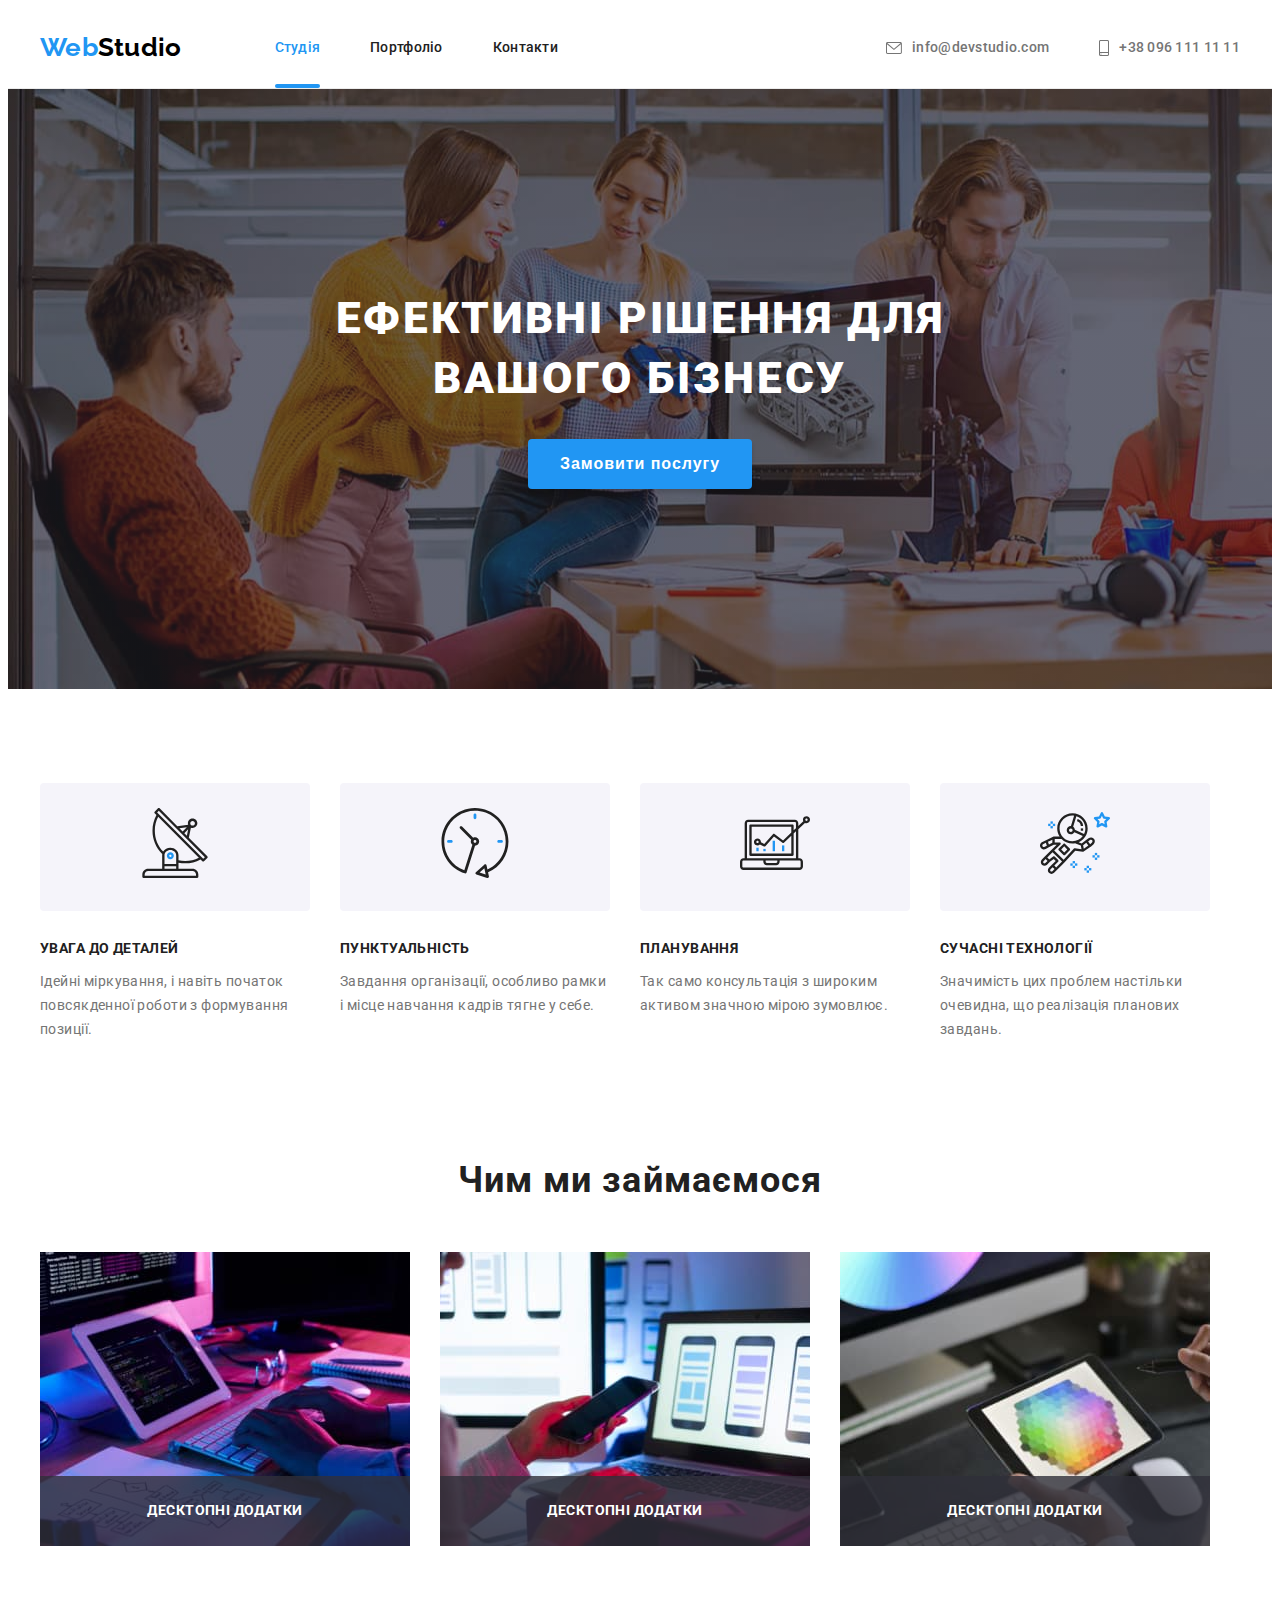
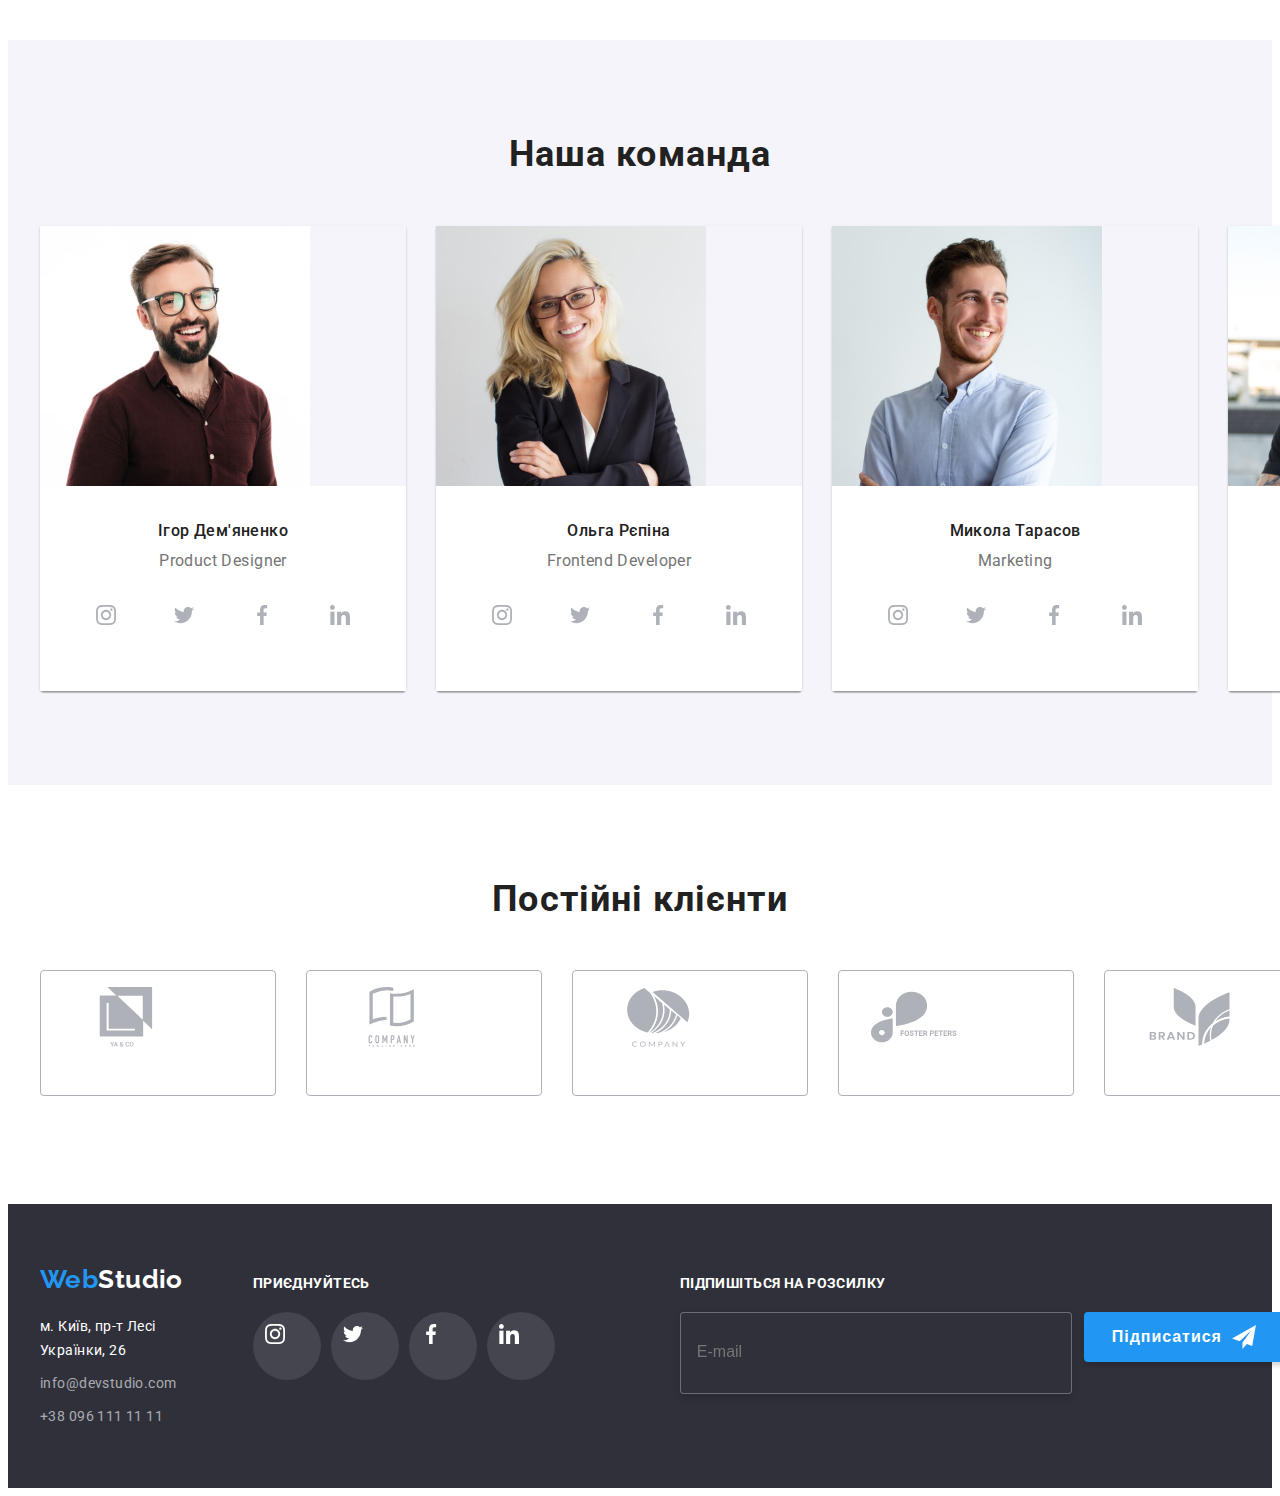
<file: index.html>
<!DOCTYPE html>
<html lang="uk">
  <head>
    <meta charset="UTF-8" />
    <meta http-equiv="X-UA-Compatible" content="IE=edge" />
    <meta name="viewport" content="width=device-width, initial-scale=1.0" />
    <title>Project</title>

    <!-- Шрифты -->
    <link rel="preconnect" href="https://fonts.googleapis.com" />
    <link rel="preconnect" href="https://fonts.gstatic.com" crossorigin />
    <link
      href="https://fonts.googleapis.com/css2?family=Raleway:wght@700&family=Roboto:wght@400;500;700;900&display=swap"
      rel="stylesheet"
    />

    <!-- Стили -->
    <link
      rel="stylesheet"
      href="https://cdnjs.cloudflare.com/ajax/libs/modern-normalize/1.1.0/modern-normalize.min.css"
      integrity="sha512-wpPYUAdjBVSE4KJnH1VR1HeZfpl1ub8YT/NKx4PuQ5NmX2tKuGu6U/JRp5y+Y8XG2tV+wKQpNHVUX03MfMFn9Q=="
      crossorigin="anonymous"
      referrerpolicy="no-referrer"
    />
    <link rel="stylesheet" href="./styles/styles.css" />
  </head>
  <body>
    
    <!-- модалка герой -->
    <div class="backdrop is-hidden" data-modal>
      <section class="modal">
        <button data-modal-close class="close" type="button">
          <svg width="30" height="30">
            <use href="./images/symbol-defs.svg#close"></use>
          </svg>
        </button>

        <form class="modal-form">
          <h2>Залиште свої дані, ми вам передзвонимо</h2>
          <label class="form-madal one">
            <span class="modal-span">Ім'я</span>
            <input type="text" name="name" />
            <svg class="form-svg" width="18" height="18">
              <use href="./images/symbol-defs.svg#user-modal"></use>
            </svg>
          </label>
          <label class="form-madal">
            <span class="modal-span">Телефон</span>
            <input type="tel" name="tel" />
            <svg class="form-svg" width="18" height="18">
              <use href="./images/symbol-defs.svg#tel-modal"></use>
            </svg>
          </label>
          <label class="form-madal">
            <span class="modal-span">Пошта</span>
            <input type="email" name="email" />
            <svg class="form-svg" width="18" height="18">
              <use href="./images/symbol-defs.svg#email-modal"></use>
            </svg>
          </label>
          <label class="form-madal">
            <span class="modal-span">Коментар</span>
            <textarea name="textarea" placeholder="Введіть текст"></textarea>
          </label>
          <label class="contract">
            <input class="contract-check" type="checkbox" name="accord" />
            <span class="contract-ico"></span>
            <svg class="contract-svg" width="16" height="15">
              <use href="./images/symbol-defs.svg#contract"></use>
            </svg>
            <span
              >Погоджуюся з розсилкою та приймаю
              <a href="" class="contract-blue">Умови договору</a></span
            >
          </label>

          <button class="hero-button one" type="submit">Відправити</button>
        </form>
      </section>
    </div>


    <!-- Шапка -->
    <header>
      <div class="container head-container">
        <nav class="nav">
          <!-- Лого -->
          <a class="logo" href="./"><span>Web</span>Studio</a>

          <!-- Навигация -->
          <ul class="nav-links">
            <li><a class="active-nav active static" href="./">Студія</a></li>
            <li><a class="active-nav" href="./portfolio.html">Портфоліо</a></li>
            <li><a class="active-nav" href="./">Контакти</a></li>
          </ul>
        </nav>

        <!-- Контакты в шапке -->
        <div class="header-contact">
          <a href="mailto:info@devstudio.com">
            <svg class="envelope-header" width="16" height="12">
              <use href="./images/symbol-defs.svg#icon-envelope-hover"></use>
            </svg>
            <span>info@devstudio.com</span>
          </a>

          <a href="tel:+380961111111">
            <svg class="smartphone-header" width="10" height="16">
              <use href="./images/symbol-defs.svg#icon-smartphone"></use>
            </svg>
            <span>+38 096 111 11 11</span>
          </a>
        </div>
      </div>
    </header>

    <main>
      <!-- Герой -->
      <section class="hero">
        <div class="container">
          <h1>
            Ефективні рішення для <br />
            вашого бізнесу
          </h1>
          <div class="button">
            <button class="hero-button" data-modal-open type="button">Замовити послугу</button>
          </div>
        </div>
      </section>

      <!-- Особенности -->
      <section class="features">
        <div class="container">
          <h2>Наши особенности</h2>
          <ul class="feature-list">
            <li>
              <div class="ico-container">
                <svg class="ico-container-features" width="70" height="70">
                  <use href="./images/symbol-defs.svg#icon-antenna-1"></use>
                </svg>
              </div>
              <h3>УВАГА ДО ДЕТАЛЕЙ</h3>
              <p>Ідейні міркування, і навіть початок повсякденної роботи з формування позиції.</p>
            </li>
            <li>
              <div class="ico-container">
                <svg class="ico-container-features" width="70" height="70">
                  <use href="./images/symbol-defs.svg#icon-clock-1"></use>
                </svg>
              </div>
              <h3>ПУНКТУАЛЬНІСТЬ</h3>
              <p>Завдання організації, особливо рамки і місце навчання кадрів тягне у себе.</p>
            </li>
            <li>
              <div class="ico-container">
                <svg class="ico-container-features" width="70" height="70">
                  <use href="./images/symbol-defs.svg#icon-diagram-1"></use>
                </svg>
              </div>
              <h3>ПЛАНУВАННЯ</h3>
              <p>Так само консультація з широким активом значною мірою зумовлює.</p>
            </li>
            <li>
              <div class="ico-container">
                <svg class="ico-container-features" width="70" height="70">
                  <use href="./images/symbol-defs.svg#icon-astronaut-1"></use>
                </svg>
              </div>
              <h3>СУЧАСНІ ТЕХНОЛОГІЇ</h3>
              <p>Значимість цих проблем настільки очевидна, що реалізація планових завдань.</p>
            </li>
          </ul>
        </div>
      </section>

      <!-- Наши работы -->
      <section class="Works">
        <div class="container">
          <h2>Чим ми займаємося</h2>
          <ul class="works-pic">
            <li>
              <div class="work-thumb">
                <img src="./images/img-1.jpg" alt="клава" width="370" /><span class="work-title"
                  >Десктопні додатки</span
                >
              </div>
            </li>
            <li>
              <div class="work-thumb">
                <img src="./images/img-2.jpg" alt="клава i ноут" width="370" /><span
                  class="work-title"
                  >Десктопні додатки</span
                >
              </div>
            </li>
            <li>
              <div class="work-thumb">
                <img src="./images/img-3.jpg" alt="палiтра" width="370" /><span class="work-title"
                  >Десктопні додатки</span
                >
              </div>
            </li>
          </ul>
        </div>
      </section>

      <!-- Команада -->
      <section class="team">
        <div class="container">
          <h2>Наша команда</h2>
          <ul class="team-part">
            <li class="team-list">
              <img src="./images/team.jpg" width="270" alt="Ігор Дем'яненко" />
              <div class="team-title">
                <h3>Ігор Дем'яненко</h3>
                <p><span lang="en">Product Designer</span></p>
                <ul class="team-icons">
                  <li>
                    <a class="team-icon" href="">
                      <svg class="icon-part" width="20" height="20">
                        <use href="./images/symbol-defs.svg#icon-instagram-2"></use>
                      </svg>
                    </a>
                  </li>
                  <li>
                    <a class="team-icon" href="">
                      <svg class="icon-part" width="20" height="20">
                        <use href="./images/symbol-defs.svg#icon-twitter-1"></use>
                      </svg>
                    </a>
                  </li>
                  <li>
                    <a class="team-icon" href="">
                      <svg class="icon-part" width="20" height="20">
                        <use href="./images/symbol-defs.svg#icon-facebook-1"></use>
                      </svg>
                    </a>
                  </li>
                  <li>
                    <a class="team-icon" href="">
                      <svg class="icon-part" width="20" height="20">
                        <use href="./images/symbol-defs.svg#icon-linkedin-1"></use>
                      </svg>
                    </a>
                  </li>
                </ul>
              </div>
            </li>
            <li class="team-list">
              <img src="./images/team-2.jpg" width="270" alt="Ольга Рєпіна" />
              <div class="team-title">
                <h3>Ольга Рєпіна</h3>
                <p><span lang="en">Frontend Developer</span></p>
                <ul class="team-icons">
                  <li>
                    <a class="team-icon" href="">
                      <svg class="icon-part" width="20" height="20">
                        <use href="./images/symbol-defs.svg#icon-instagram-2"></use>
                      </svg>
                    </a>
                  </li>
                  <li>
                    <a class="team-icon" href="">
                      <svg class="icon-part" width="20" height="20">
                        <use href="./images/symbol-defs.svg#icon-twitter-1"></use>
                      </svg>
                    </a>
                  </li>
                  <li>
                    <a class="team-icon" href="">
                      <svg class="icon-part" width="20" height="20">
                        <use href="./images/symbol-defs.svg#icon-facebook-1"></use>
                      </svg>
                    </a>
                  </li>
                  <li>
                    <a class="team-icon" href="">
                      <svg class="icon-part" width="20" height="20">
                        <use href="./images/symbol-defs.svg#icon-linkedin-1"></use>
                      </svg>
                    </a>
                  </li>
                </ul>
              </div>
            </li>
            <li class="team-list">
              <img src="./images/team-3.jpg" width="270" alt="Микола Тарасов" />
              <div class="team-title">
                <h3>Микола Тарасов</h3>
                <p><span lang="en">Marketing</span></p>
                <ul class="team-icons">
                  <li>
                    <a class="team-icon" href="">
                      <svg class="icon-part" width="20" height="20">
                        <use href="./images/symbol-defs.svg#icon-instagram-2"></use>
                      </svg>
                    </a>
                  </li>
                  <li>
                    <a class="team-icon" href="">
                      <svg class="icon-part" width="20" height="20">
                        <use href="./images/symbol-defs.svg#icon-twitter-1"></use>
                      </svg>
                    </a>
                  </li>
                  <li>
                    <a class="team-icon" href="">
                      <svg class="icon-part" width="20" height="20">
                        <use href="./images/symbol-defs.svg#icon-facebook-1"></use>
                      </svg>
                    </a>
                  </li>
                  <li>
                    <a class="team-icon" href="">
                      <svg class="icon-part" width="20" height="20">
                        <use href="./images/symbol-defs.svg#icon-linkedin-1"></use>
                      </svg>
                    </a>
                  </li>
                </ul>
              </div>
            </li>
            <li class="team-list">
              <img src="./images/team-4.jpg" width="270" alt="Михайло Єрмаков" />
              <div class="team-title">
                <h3>Михайло Єрмаков</h3>
                <p><span lang="en">UI Designer</span></p>
                <ul class="team-icons">
                  <li>
                    <a class="team-icon" href="">
                      <svg class="icon-part" width="20" height="20">
                        <use href="./images/symbol-defs.svg#icon-instagram-2"></use>
                      </svg>
                    </a>
                  </li>
                  <li>
                    <a class="team-icon" href="">
                      <svg class="icon-part" width="20" height="20">
                        <use href="./images/symbol-defs.svg#icon-twitter-1"></use>
                      </svg>
                    </a>
                  </li>
                  <li>
                    <a class="team-icon" href="">
                      <svg class="icon-part" width="20" height="20">
                        <use href="./images/symbol-defs.svg#icon-facebook-1"></use>
                      </svg>
                    </a>
                  </li>
                  <li>
                    <a class="team-icon" href="">
                      <svg class="icon-part" width="20" height="20">
                        <use href="./images/symbol-defs.svg#icon-linkedin-1"></use>
                      </svg>
                    </a>
                  </li>
                </ul>
              </div>
            </li>
          </ul>
        </div>
      </section>

      <!-- Постійні клієнти -->
      <section class="customers">
        <div class="container">
          <h2>Постійні клієнти</h2>
          <ul class="ico-customers">
            <li>
              <a href="" class="customers-part">
                <svg class="customers-one" width="106" height="60">
                  <use href="./images/symbol-defs.svg#icon-group"></use>
                </svg>
              </a>
            </li>
            <li>
              <a href="" class="customers-part">
                <svg class="customers-one" width="106" height="60">
                  <use href="./images/symbol-defs.svg#icon-group-1"></use>
                </svg>
              </a>
            </li>
            <li>
              <a href="" class="customers-part">
                <svg class="customers-one" width="106" height="60">
                  <use href="./images/symbol-defs.svg#icon-group-2"></use>
                </svg>
              </a>
            </li>
            <li>
              <a href="" class="customers-part">
                <svg class="customers-one" width="106" height="60">
                  <use href="./images/symbol-defs.svg#icon-group-3"></use>
                </svg>
              </a>
            </li>
            <li>
              <a href="" class="customers-part">
                <svg class="customers-one" width="106" height="60">
                  <use href="./images/symbol-defs.svg#icon-group-4"></use>
                </svg>
              </a>
            </li>
            <li>
              <a href="" class="customers-part">
                <svg class="customers-one" width="106" height="60">
                  <use href="./images/symbol-defs.svg#icon-group-5"></use>
                </svg>
              </a>
            </li>
          </ul>
        </div>
      </section>
    </main>

    <!-- Футер -->
    <footer>
      <div class="container">
        <div class="footer-one">
          <a class="logo" href="./"><span>Web</span><span class="logo-clr-two">Studio</span></a>
          <address>
            <ul>
              <li><a class="active" href="">м. Київ, пр-т Лесі Українки, 26</a></li>
              <li><a href="">info@devstudio.com</a></li>
              <li><a href="">+38 096 111 11 11</a></li>
            </ul>
          </address>
        </div>
        <div class="footer-two">
          <h2>приєднуйтесь</h2>
          <ul class="team-icons">
            <li>
              <a class="team-icon" href="">
                <svg class="icon-part" width="20" height="20">
                  <use href="./images/symbol-defs.svg#icon-instagram-2"></use>
                </svg>
              </a>
            </li>
            <li>
              <a class="team-icon" href="">
                <svg class="icon-part" width="20" height="20">
                  <use href="./images/symbol-defs.svg#icon-twitter-1"></use>
                </svg>
              </a>
            </li>
            <li>
              <a class="team-icon" href="">
                <svg class="icon-part" width="20" height="20">
                  <use href="./images/symbol-defs.svg#icon-facebook-1"></use>
                </svg>
              </a>
            </li>
            <li>
              <a class="team-icon" href="">
                <svg class="icon-part" width="20" height="20">
                  <use href="./images/symbol-defs.svg#icon-linkedin-1"></use>
                </svg>
              </a>
            </li>
          </ul>
        </div>
        <div class="footer-three">
          <!-- ubscription -->
          <form class="sub-form" name="subscription" autocomplete="on">
            <h2>Підпишіться на розсилку</h2>
            <div class="sub-column">
              <label class="sub-label">
                <input type="email" name="email" placeholder="E-mail" />
              </label>
              <button class="sub-button" type="submit">
                Підписатися
                <svg class="telegram" width="24" height="24">
                  <use href="./images/symbol-defs.svg#telegram"></use>
                </svg>
              </button>
            </div>
          </form>
        </div>
      </div>
    </footer>

    <script src="./js/modal.js"></script>
  </body>
</html>
</file>
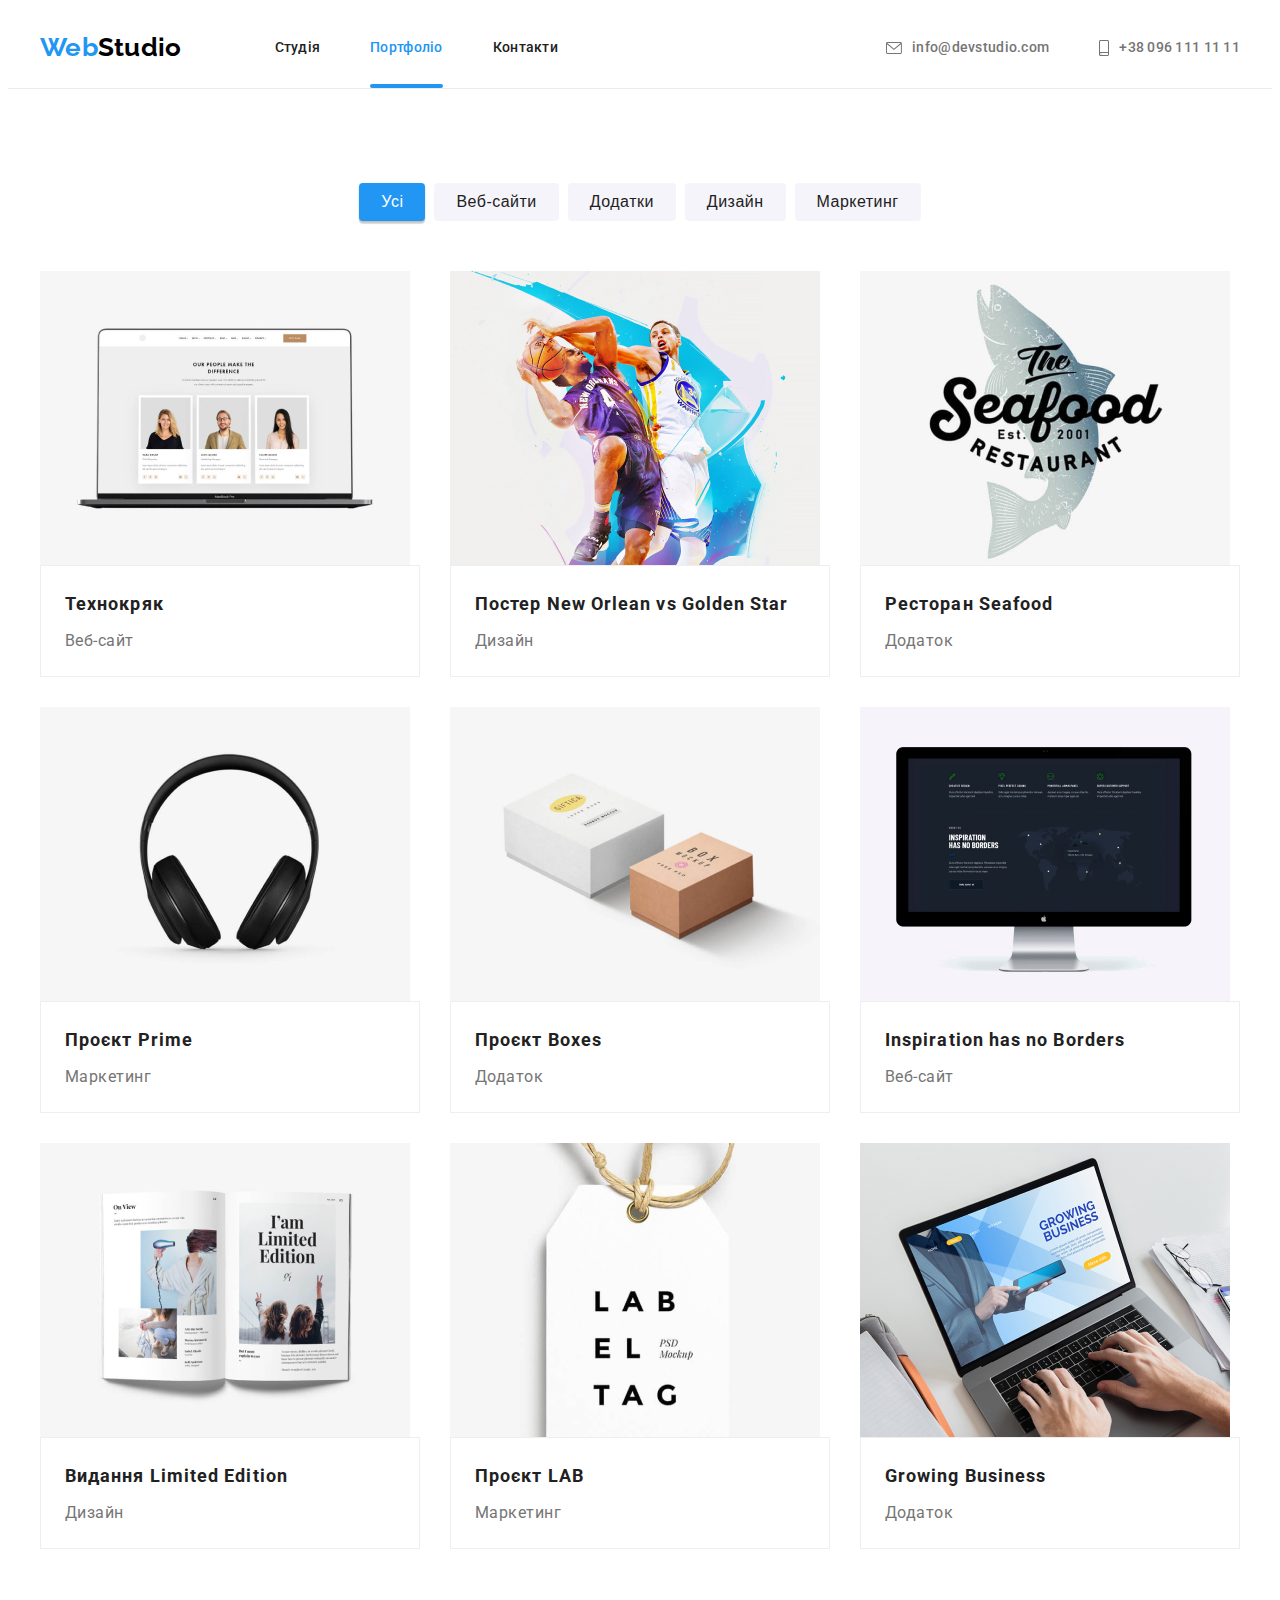
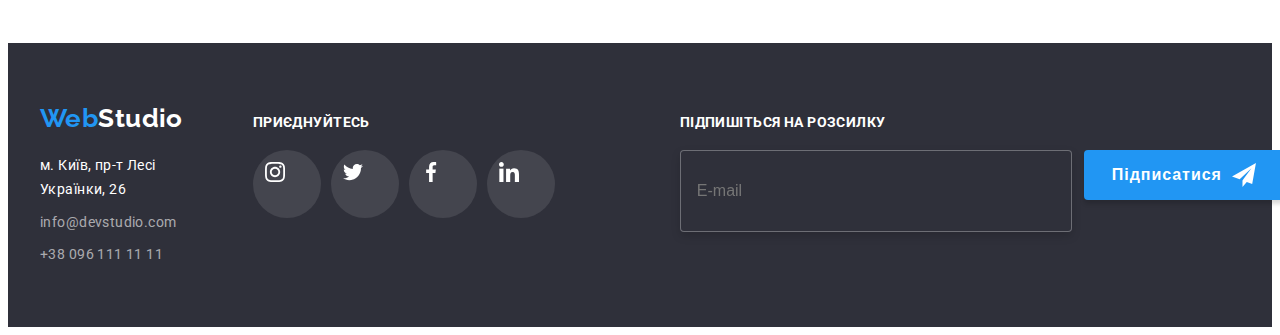
<file: portfolio.html>
<!DOCTYPE html>
<html lang="uk">
  <head>
    <meta charset="UTF-8" />
    <meta http-equiv="X-UA-Compatible" content="IE=edge" />
    <meta name="viewport" content="width=device-width, initial-scale=1.0" />
    <title>Project</title>

    <!-- Шрифты -->
    <link rel="preconnect" href="https://fonts.googleapis.com" />
    <link rel="preconnect" href="https://fonts.gstatic.com" crossorigin />
    <link
      href="https://fonts.googleapis.com/css2?family=Raleway:wght@700&family=Roboto:wght@400;500;700;900&display=swap"
      rel="stylesheet"
    />

    <!-- Стили -->
    <link
      rel="stylesheet"
      href="https://cdnjs.cloudflare.com/ajax/libs/modern-normalize/1.1.0/modern-normalize.min.css"
      integrity="sha512-wpPYUAdjBVSE4KJnH1VR1HeZfpl1ub8YT/NKx4PuQ5NmX2tKuGu6U/JRp5y+Y8XG2tV+wKQpNHVUX03MfMFn9Q=="
      crossorigin="anonymous"
      referrerpolicy="no-referrer"
    />
    <link rel="stylesheet" href="./styles/styles.css" />
  </head>
  <body>
    <!-- Шапка -->
    <header>
      <div class="container head-container">
        <nav class="nav">
          <!-- Лого -->
          <a class="logo" href="./"><span>Web</span>Studio</a>

          <!-- Навигация -->
          <ul class="nav-links">
            <li><a class="active-nav " href="./">Студія</a></li>
            <li><a class="active-nav active static" href="./portfolio.html">Портфоліо</a></li>
            <li><a class="active-nav" href="./">Контакти</a></li>
          </ul>
        </nav>

        <!-- Контакты в шапке -->
        <div class="header-contact">
          <a  href="mailto:info@devstudio.com">
            <svg class="envelope-header" width="16" height="12">
              <use href="./images/symbol-defs.svg#icon-envelope-hover"></use>
            </svg>
            <span>info@devstudio.com</span>
          </a>

          <a href="tel:+380961111111">
            <svg class="smartphone-header" width="10" height="16">
              <use href="./images/symbol-defs.svg#icon-smartphone"></use>
            </svg>
            <span>+38 096 111 11 11</span>
          </a>
        </div>
      </div>
    </header>
    

    <!-- Фильтр -->
    <main>
      <section class="filter">
        <div class="container">
          <ul class="filter-buttons">
            <li><button class="active" type="button">Усі</button></li>
            <li><button type="button">Веб-сайти</button></li>
            <li><button type="button">Додатки</button></li>
            <li><button type="button">Дизайн</button></li>
            <li><button type="button">Маркетинг</button></li>
          </ul>
        </div>

        <!-- Список Фильтров -->
        <div class="filter-type">
          <div class="container">
            <ul>
              <li>
                <a href="">
                  <div class="filter-card">
                    <img src="./images/portfolio/img.jpg" alt="Технокряк" width="370" />
                    <p class="card-title">
                      Ресурс пропонує комплексні пропозиції з різним рівнем функціоналу та сервісів.
                      Все це дозволить відвідувачу отримати вичерпні відомості про компанію чи
                      приватну особу.
                    </p>
                  </div>
                  <div class="filtre-title">
                    <h3>Технокряк</h3>
                    <p>Веб-сайт</p>
                  </div>
                </a>
              </li>
              <li>
                <a href="">
                  <div class="filter-card">
                    <img
                      src="./images/portfolio/img1.jpg"
                      alt="Постер New Orlean vs Golden Star"
                      width="370"
                    />
                    <p class="card-title">
                      Ресурс пропонує комплексні пропозиції з різним рівнем функціоналу та сервісів.
                      Все це дозволить відвідувачу отримати вичерпні відомості про компанію чи
                      приватну особу.
                    </p>
                  </div>
                  <div class="filtre-title">
                    <h3>Постер <span lang="en">New Orlean vs Golden Star</span></h3>
                    <p>Дизайн</p>
                  </div>
                </a>
              </li>
              <li>
                <a href="">
                  <div class="filter-card">
                    <img src="./images/portfolio/img2.jpg" alt="Ресторан Seafood" width="370" />
                    <p class="card-title">
                      Ресурс пропонує комплексні пропозиції з різним рівнем функціоналу та сервісів.
                      Все це дозволить відвідувачу отримати вичерпні відомості про компанію чи
                      приватну особу.
                    </p>
                  </div>
                  <div class="filtre-title">
                    <h3>Ресторан <span lang="en">Seafood</span></h3>
                    <p>Додаток</p>
                  </div>
                </a>
              </li>
              <li>
                <a href="">
                  <div class="filter-card">
                    <img src="./images/portfolio/img3.jpg" alt="Проєкт Prime" width="370" />
                    <p class="card-title">
                      Ресурс пропонує комплексні пропозиції з різним рівнем функціоналу та сервісів.
                      Все це дозволить відвідувачу отримати вичерпні відомості про компанію чи
                      приватну особу.
                    </p>
                  </div>
                  <div class="filtre-title">
                    <h3>Проєкт <span lang="en">Prime</span></h3>
                    <p>Маркетинг</p>
                  </div>
                </a>
              </li>
              <li>
                <a href="">
                  <div class="filter-card">
                    <img src="./images/portfolio/img4.jpg" alt="Проєкт Boxes" width="370" />
                    <p class="card-title">
                      Ресурс пропонує комплексні пропозиції з різним рівнем функціоналу та сервісів.
                      Все це дозволить відвідувачу отримати вичерпні відомості про компанію чи
                      приватну особу.
                    </p>
                  </div>
                  <div class="filtre-title">
                    <h3>Проєкт <span lang="en">Boxes</span></h3>
                    <p>Додаток</p>
                  </div>
                </a>
              </li>
              <li>
                <a href="">
                  <div class="filter-card">
                    <img
                      src="./images/portfolio/img5.jpg"
                      alt="Inspiration has no Borders"
                      width="370"
                    />
                    <p class="card-title">
                      Ресурс пропонує комплексні пропозиції з різним рівнем функціоналу та сервісів.
                      Все це дозволить відвідувачу отримати вичерпні відомості про компанію чи
                      приватну особу.
                    </p>
                  </div>
                  <div class="filtre-title">
                    <h3><span lang="en">Inspiration has no Borders</span></h3>
                    <p>Веб-сайт</p>
                  </div>
                </a>
              </li>
              <li>
                <a href="">
                  <div class="filter-card">
                    <img
                      src="./images/portfolio/img6.jpg"
                      alt="Видання Limited Edition"
                      width="370"
                    />
                    <p class="card-title">
                      Ресурс пропонує комплексні пропозиції з різним рівнем функціоналу та сервісів.
                      Все це дозволить відвідувачу отримати вичерпні відомості про компанію чи
                      приватну особу.
                    </p>
                  </div>
                  <div class="filtre-title">
                    <h3><span lang="en">Видання Limited Edition</span></h3>
                    <p>Дизайн</p>
                  </div>
                </a>
              </li>
              <li>
                <a href="">
                  <div class="filter-card">
                    <img src="./images/portfolio/img7.jpg" alt="Проєкт LAB" width="370" />
                    <p class="card-title">
                      Ресурс пропонує комплексні пропозиції з різним рівнем функціоналу та сервісів.
                      Все це дозволить відвідувачу отримати вичерпні відомості про компанію чи
                      приватну особу.
                    </p>
                  </div>
                  <div class="filtre-title">
                    <h3>Проєкт <span lang="en">LAB</span></h3>
                    <p>Маркетинг</p>
                  </div>
                </a>
              </li>
              <li>
                <a href="">
                  <div class="filter-card">
                    <img src="./images/portfolio/img8.jpg" alt="Growing Business" width="370" />
                    <p class="card-title">
                      Ресурс пропонує комплексні пропозиції з різним рівнем функціоналу та сервісів.
                      Все це дозволить відвідувачу отримати вичерпні відомості про компанію чи
                      приватну особу.
                    </p>
                  </div>
                  <div class="filtre-title">
                    <h3><span lang="en">Growing Business</span></h3>
                    <p>Додаток</p>
                  </div>
                </a>
              </li>
            </ul>
          </div>
        </div>
      </section>
    </main>
    <!-- Футер -->
    <footer>
      <div class="container">
        <div class="footer-one">
          <a class="logo" href="./"><span>Web</span><span class="logo-clr-two">Studio</span></a>
          <address>
            <ul>
              <li><a class="active" href="">м. Київ, пр-т Лесі Українки, 26</a></li>
              <li><a href="">info@devstudio.com</a></li>
              <li><a href="">+38 096 111 11 11</a></li>
            </ul>
          </address>
        </div>
        <div class="footer-two">
          <h2>приєднуйтесь</h2>
          <ul class="team-icons">
            <li>
              <a class="team-icon" href="">
                <svg class="icon-part" width="20" height="20">
                  <use href="./images/symbol-defs.svg#icon-instagram-2"></use>
                </svg>
              </a>
            </li>
            <li>
              <a class="team-icon" href="">
                <svg class="icon-part" width="20" height="20">
                  <use href="./images/symbol-defs.svg#icon-twitter-1"></use>
                </svg>
              </a>
            </li>
            <li>
              <a class="team-icon" href="">
                <svg class="icon-part" width="20" height="20">
                  <use href="./images/symbol-defs.svg#icon-facebook-1"></use>
                </svg>
              </a>
            </li>
            <li>
              <a class="team-icon" href="">
                <svg class="icon-part" width="20" height="20">
                  <use href="./images/symbol-defs.svg#icon-linkedin-1"></use>
                </svg>
              </a>
            </li>
          </ul>
        </div>
        <div class="footer-three">
          <!-- ubscription -->
          <form class="sub-form" name="subscription" autocomplete="on">
            <h2>Підпишіться на розсилку</h2>
            <div class="sub-column">
              <label class="sub-label">
                <input type="email" name="email" placeholder="E-mail" />
              </label>
              <button class="sub-button" type="submit">
                Підписатися
                <svg class="telegram" width="24" height="24">
                  <use href="./images/symbol-defs.svg#telegram"></use>
                </svg>
              </button>
            </div>
          </form>
        </div>
      </div>
    </footer>
  </body>
</html>
</file>
<file: styles/styles.css>
:root {
  --bg-color: #fff;
  --bg-secondly-color: #2f303a;
  --bg-third-color: #f5f4fa;
  --logo-color: #000000;
  --accent-color: #2196f3;
  --general-text-color: #757575;
  --title-color: #212121;
  --footer-addres-color: rgba(255, 255, 255, 0.6);
}

/* General */
body {
  color: var(--bg-color);
  font-family: 'Roboto', sans-serif;
  color: var(--general-text-color);
  font-weight: 400;
  font-size: 14px;
  line-height: 1.7;
  letter-spacing: 0.03em;
}

a {
  text-decoration: none;
  color: inherit;
}

ul {
  list-style: none;
}

h2 {
  color: var(--title-color);
  font-weight: 700;
  font-size: 36px;
  line-height: 1.16;
  text-align: center;
  letter-spacing: 0.03em;

  margin-top: 0;
  margin-bottom: 50px;
}

.container {
  width: 1200px;
  padding-left: 15px;
  padding-right: 15px;
  margin-left: auto;
  margin-right: auto;
}

/* Шапка */
.logo span,
.active {
  color: var(--accent-color);
}

header {
  border-bottom: 1px solid #ececec;

  left: 0;
  right: 0;
  background-color: #ffffff;
  z-index: 1;
}

.head-container {
  font-weight: 500;
  line-height: 1.14;
  letter-spacing: 0.02em;

  display: flex;
  align-items: center;
}

/* Лого */
.logo {
  font-family: 'Raleway', sans-serif;
  color: var(--logo-color);
  font-weight: 700;
  font-size: 26px;
  line-height: 1.19;

  padding-left: 0;
  padding-top: 24px;
  padding-bottom: 25px;
  margin-right: 93px;
}

/* Навигация */
.nav {
  display: flex;
  align-items: center;
}

.nav-links {
  color: var(--title-color);

  display: flex;
  margin: 0;
  padding-left: 0;
}

.nav-links a {
  padding-top: 32px;
  padding-bottom: 32px;

  transition: color 250ms cubic-bezier(0.4, 0, 0.2, 1);
}

.nav-links li + li {
  margin-left: 50px;
}

/* Контакты в шапке */
.header-contact {
  margin-left: auto;
  display: flex;
  align-items: center;
}

.header-contact a {
  display: flex;
  align-items: center;
  padding-top: 32px;
  padding-bottom: 32px;
  fill: var(--general-text-color);

  transition: color 250ms cubic-bezier(0.4, 0, 0.2, 1), fill 250ms cubic-bezier(0.4, 0, 0.2, 1);
}

.header-contact a + a {
  margin-left: 50px;
}

.envelope-header,
.smartphone-header {
  display: flex;
  align-items: center;
  margin-right: 10px;
}

.nav-links a:hover,
.nav-links a:focus,
.header-contact a:hover,
.header-contact a:focus {
  color: var(--accent-color);
  fill: var(--accent-color);
}

/* переход навигации */
.active-nav {
  position: relative;
}

.active-nav::before {
  content: '';
  position: absolute;
  left: 0;
  bottom: -1px;
  height: 4px;
  width: 100%;
  background-color: var(--accent-color);
  border-radius: 2px;

  transform: scaleX(0);
  transform-origin: center left;
  transition: transform 250ms cubic-bezier(0.4, 0, 0.2, 1);
}

.active-nav:hover::before {
  transform: scaleX(1);
}

.static::before {
  transform: scaleX(1);
}

/* Герой */
.hero {
  background-image: linear-gradient(rgba(47, 48, 58, 0.4), rgba(47, 48, 58, 0.4)),
    url(../images/hero.jpg);
  background-repeat: no-repeat;

  max-width: 1600px;
  background-color: var(--bg-secondly-color);
  margin-left: auto;
  margin-right: auto;
  padding-bottom: 200px;
  padding-top: 200px;
  text-align: center;
}

.hero h1 {
  color: var(--bg-color);
  font-weight: 900;
  font-size: 44px;
  line-height: 1.36;
  letter-spacing: 0.06em;
  text-transform: uppercase;

  margin-top: 0;
  margin-bottom: 30px;
}

.button {
  align-items: center;
}

.hero-button,
.sub-button {
  font-weight: 700;
  font-size: 16px;
  line-height: 1.88;
  letter-spacing: 0.06em;
  display: block;
  background-color: var(--accent-color);
  color: var(--bg-color);
  box-shadow: 0px 4px 4px rgba(0, 0, 0, 0.15);
  border-radius: 4px;
  margin: 0 auto;
  cursor: pointer;

  border: none;
  padding: 10px 32px;

  transition: color 250ms cubic-bezier(0.4, 0, 0.2, 1),
    background-color 250ms cubic-bezier(0.4, 0, 0.2, 1);
}

.hero-button:hover,
.hero-button:focus,
.sub-button:hover,
.sub-button:focus,
.sub-button:hover .telegram,
.sub-button:focus .telegram {
  color: var(--accent-color);
  fill: var(--accent-color);
  background-color: var(--bg-color);
}

/* модалка герой */
.backdrop {
  position: fixed;
  width: 100%;
  height: 100%;
  top: 0;
  left: 0;
  background-color: rgba(0, 0, 0, 0.2);
  opacity: 1;
  z-index: 1;

  transition: opacity 250ms cubic-bezier(0.4, 0, 0.2, 1);
}

.backdrop.is-hidden {
  opacity: 0;
  pointer-events: none;
  overflow: visible;
}

.modal {
  left: 50%;
  top: 50%;
  position: fixed;
  transform: translate(-50%, -50%);
  padding: 40px;
  opacity: 1;

  min-width: 528px;
  min-height: 581px;
  background-color: #fff;
}

.close {
  color: #000000;
  position: absolute;
  background-color: #fff;
  border: none;
  cursor: pointer;
  top: 0;
  right: 0;
  padding: 0;
}

/* модалка форма*/
.modal-form {
}

.modal-form h2 {
  font-size: 20px;
  line-height: 1.15;
  text-align: center;

  margin-bottom: 12px;
}

.form-madal {
  position: relative;
}

.modal-span {
  display: block;
  margin-bottom: 4px;
  margin-top: 10px;
}

.form-madal.one span {
  margin-top: 0;
}

.form-madal input {
  display: block;
  width: 100%;
  height: 40px;
  border: 1px solid rgba(33, 33, 33, 0.2);
  border-radius: 4px;

  padding: 12px 12px 12px 42px;
  margin: 0;

  transition: outline-color 250ms cubic-bezier(0.4, 0, 0.2, 1);
}

.form-svg {
  position: absolute;
  left: 12px;
  bottom: 11px;

  fill: var(--title-color);

  transition: fill 250ms cubic-bezier(0.4, 0, 0.2, 1);
}

.form-madal textarea {
  resize: none;
  height: 120px;
  width: 100%;
  padding: 12px 16px;

  border: 1px solid rgba(33, 33, 33, 0.2);
  border-radius: 4px;

  transition: outline-color 250ms cubic-bezier(0.4, 0, 0.2, 1);
}

.form-madal::placeholder {
  color: rgba(117, 117, 117, 0.5);
}

.contract {
  display: flex;
  align-items: center;
  margin-bottom: 30px;
  position: relative;
}

.contract input {
  appearance: none;
  position: absolute;
}

.contract-blue {
  color: var(--accent-color);
  text-decoration: underline;
}

.contract-ico {
  display: inline-block;
  width: 16px;
  height: 15px;
  border-radius: 2px;
  border: 2px solid var(--title-color);

  margin-right: 7px;
  margin-left: 13px;

  transition: border-color 250ms cubic-bezier(0.4, 0, 0.2, 1),
    background-color 250ms cubic-bezier(0.4, 0, 0.2, 1);
}

.contract-svg {
  position: absolute;
  left: 0;
  display: none;
  margin-left: 13px;

  transition: display 250ms cubic-bezier(0.4, 0, 0.2, 1);
}

.contract-check:checked + .contract-ico {
  border-color: #2196f3;
  background-color: var(--accent-color);
}

.contract-check:checked ~ .contract-svg {
  display: block;
  fill: white;
  background-origin: border-box;
}

.hero-button.one {
  width: 200px;
}

.form-madal:focus-within .form-svg,
.form-madal input:focus,
.form-madal textarea:focus {
  fill: var(--accent-color);
  outline-color: var(--accent-color);
}

/* Особенности */
.features {
  padding-top: 94px;
  padding-bottom: 118px;
}

.features h2 {
  position: absolute;
  white-space: nowrap;
  width: 1px;
  height: 1px;
  overflow: hidden;
  border: 0;
  padding: 0;
  clip: rect(0 0 0 0);
  clip-path: inset(50%);
  margin: -1px;
}

.feature-list {
  display: flex;
  padding-left: 0;
  margin: 0;
}

.feature-list li {
  width: 270px;
}

.feature-list li + li {
  margin-left: 30px;
}

.feature-list h3 {
  color: var(--title-color);
  font-size: 14px;
  line-height: 1.14;
  letter-spacing: 0.03em;
  text-transform: uppercase;

  margin-top: 0;
}

.feature-list p {
  line-height: 1.71;
  margin-bottom: 10px;

  margin: 0;
}

.ico-container {
  background-color: var(--bg-third-color);
  padding: 25px 100px;
  margin-bottom: 30px;
  border-radius: 4px;
}

/* Наши работы */
.Works {
  padding-bottom: 94px;
  margin: 0;
}

ul.works-pic {
  display: flex;
  padding-left: 0;
  margin: 0;
}

.works-pic li + li {
  padding-left: 30px;
}

.works-pic img {
  display: block;
}

/* работы css переход */
.work-thumb {
  display: block;
  position: relative;
}

.work-title {
  position: absolute;
  display: flex;
  align-items: center;
  justify-content: center;
  width: 100%;
  height: 70px;

  text-align: center;
  font-weight: 700;
  line-height: 1.14;
  text-align: center;
  text-transform: uppercase;
  color: #ffffff;

  background-color: rgba(47, 48, 58, 0.8);
  left: 0;
  bottom: 0;
}

/* Команада */
.team {
  background-color: var(--bg-third-color);

  padding-bottom: 94px;
  padding-top: 94px;
}

.team-part {
  display: flex;
  padding-left: 0;
  margin: 0;
}

.team-part > li + li {
  margin-left: 30px;
}

.team-list {
  box-shadow: 0px 1px 3px rgba(0, 0, 0, 0.12), 0px 1px 1px rgba(0, 0, 0, 0.14),
    0px 2px 1px rgba(0, 0, 0, 0.2);
  border-radius: 0px 0px 4px 4px;
}

.team-list img {
  display: block;
}

.team-title {
  background-color: var(--bg-color);
  padding-top: 30px;
  padding-bottom: 30px;
  text-align: center;
}

.team-title h3 {
  color: var(--title-color);
  font-weight: 500;
  font-size: 16px;
  line-height: 1.9;

  margin: 0;
}

.team-title p {
  font-size: 16px;
  line-height: 1.9;

  margin: 0;
}

/* Иконки компнды */
.team-icons {
  display: flex;
  padding-left: 32px;
  padding-right: 32px;
  margin-top: 16px;
}

.team-icons li:not(:nth-child(1)) {
  padding-left: 10px;
}

.team-icon {
  display: block;
  border-radius: 50%;
  width: 44px;
  height: 44px;
  padding: 12px;

  fill: #afb1b8;
  transition: background-color 250ms cubic-bezier(0.4, 0, 0.2, 1),
    fill 250ms cubic-bezier(0.4, 0, 0.2, 1);
}

.team-icon:hover,
.team-icon:focus {
  fill: var(--bg-color);
  background-color: var(--accent-color);
}

/* Постійні клієнти */
.customers {
  padding: 94px 0;
}

.ico-customers {
  display: flex;
  padding-left: 0;
}

.ico-customers li + li {
  margin-left: 30px;
}

.customers-part {
  display: block;
  border: 1px solid #afb1b8;
  fill: #afb1b8;
  padding: 16px 32px;
  border-radius: 4px;
  width: 170px;
  height: 92px;

  transition: fill 250ms cubic-bezier(0.4, 0, 0.2, 1),
    border-color 250ms cubic-bezier(0.4, 0, 0.2, 1);
}

.customers-part:hover,
.customers-part:focus {
  fill: var(--accent-color);
  border-color: var(--accent-color);
}

/* Футер */
footer {
  background-color: var(--bg-secondly-color);
  padding-top: 60px;
  padding-bottom: 60px;
}

footer .logo {
  display: inline-block;
  padding: 0;
  margin-bottom: 20px;
  margin-right: 0;
}

footer .logo-clr-two,
footer .active {
  color: var(--bg-color);
}

address ul {
  color: var(--footer-addres-color);
  font-style: normal;
  font-weight: 400;
  padding-left: 0;
  margin: 0;
}

address li + li {
  margin-top: 9px;
}

address a {
  transition: color 250ms cubic-bezier(0.4, 0, 0.2, 1);
}

address a:hover,
address a:focus {
  color: var(--bg-color);
}

/* приєднуйтесь */
footer .container {
  display: flex;
  align-items: baseline;
}

.footer-two {
  margin-left: 70px;
}

.footer-two h2,
.footer-three h2 {
  text-align: left;
  color: var(--bg-color);
  margin-bottom: 20px;
  font-size: 14px;
  text-transform: uppercase;
}

footer .team-icons {
  padding-left: 0;
}

footer .team-icon {
  background-color: rgba(255, 255, 255, 0.1);
}

footer .icon-part {
  fill: var(--bg-color);
}

/* ubscription */
.sub-form {
  margin-left: 93px;
}

.sub-label {
  outline: 2px sold red;
  display: flex;
  flex-direction: column;
}

.sub-column {
  display: flex;
}

.sub-label input {
  border: 1px solid rgba(255, 255, 255, 0.3);
  filter: drop-shadow(0px 4px 4px rgba(0, 0, 0, 0.15));
  border-radius: 4px;
  background-color: var(--bg-secondly-color);
  padding: 15px 16px;
  color: #fff;

  outline: transparent solid 1px;

  min-width: 358px;
  height: 50px;

  transition: outline 250ms cubic-bezier(0.4, 0, 0.2, 1);
}

.sub-label input:focus-within {
   outline: #656565 solid 1px;
}

.sub-label input::placeholder {
  font-size: 16px;
  line-height: 1.25;
}

.sub-button {
  display: flex;
  align-items: center;
  margin-left: 12px;
  width: 200px;
  height: 50px;
  padding: 10px 28px;

  transition: color 250ms cubic-bezier(0.4, 0, 0.2, 1);
}

.telegram {
  fill: #fff;
  margin-left: 10px;
  padding: 0;

  transition: fill 250ms cubic-bezier(0.4, 0, 0.2, 1);
}

/* Портфолио */
/* Фильтр */
.filter {
  margin-top: 94px;
  margin-bottom: 94px;
}

.filter-buttons {
  padding-left: 0;
  margin-top: 0;
  margin-bottom: 50px;

  display: flex;
  justify-content: center;
}

.filter-buttons li + li {
  margin-left: 9px;
}

.filter-buttons button {
  color: var(--title-color);
  background-color: var(--bg-third-color);
  border: none;
  font-weight: 500;
  font-size: 16px;
  line-height: 1.62;
  text-align: center;
  letter-spacing: 0.03em;
  border-radius: 4px;

  padding: 6px 22px;
  cursor: pointer;

  transition: color 250ms cubic-bezier(0.4, 0, 0.2, 1),
    background-color 250ms cubic-bezier(0.4, 0, 0.2, 1),
    box-shadow 250ms cubic-bezier(0.4, 0, 0.2, 1);
}

.filter-buttons button:hover,
.filter-buttons button:focus {
  color: var(--bg-color);
  background-color: var(--accent-color);
  box-shadow: 0px 3px 1px rgba(0, 0, 0, 0.1), 0px 1px 2px rgba(0, 0, 0, 0.08),
    0px 2px 2px rgba(0, 0, 0, 0.12);
}

.filter-buttons .active {
  color: var(--bg-color);
  background-color: var(--accent-color);
  box-shadow: 0px 3px 1px rgba(0, 0, 0, 0.1), 0px 1px 2px rgba(0, 0, 0, 0.08),
    0px 2px 2px rgba(0, 0, 0, 0.12);
}

/* Список фильтров */
.filter-type ul {
  display: flex;
  flex-wrap: wrap;
  gap: 30px;

  padding-left: 0;
  margin-top: 0;
  margin-bottom: 0;
}

.filter-type li {
  flex-basis: calc((100% - 60px) / 3);

  transition: box-shadow 250ms cubic-bezier(0.4, 0, 0.2, 1);
}

.filter-type img {
  display: block;
}

.filtre-title {
  border: 1px solid #eeeeee;
  padding: 20px 24px;
}

.filtre-title h3 {
  color: var(--title-color);
  font-weight: 700;
  font-size: 18px;
  line-height: 2;
  letter-spacing: 0.06em;

  margin-top: 0;
  margin-bottom: 4px;
}

.filtre-title p {
  font-size: 16px;
  line-height: 1.88;
  letter-spacing: 0.03em;

  margin: 0;
}

.filter-type li:hover,
.filter-type li:focus {
  box-shadow: 0px 1px 1px rgba(0, 0, 0, 0.12), 0px 4px 4px rgba(0, 0, 0, 0.06),
    1px 4px 6px rgba(0, 0, 0, 0.16);
}

/* переход карточка */
.filter-card {
  position: relative;
  overflow: hidden;
}

.card-title {
  position: absolute;
  background-color: rgba(33, 150, 243, 0.9);
  height: 100%;
  width: 100%;
  padding: 63px 24px;
  margin: 0;

  color: #fff;
  font-size: 18px;
  line-height: 1.58;

  transition: transform 250ms cubic-bezier(0.4, 0, 0.2, 1);
}

.filter-card:hover .card-title {
  transform: translate(0, -100%);
}
</file>
